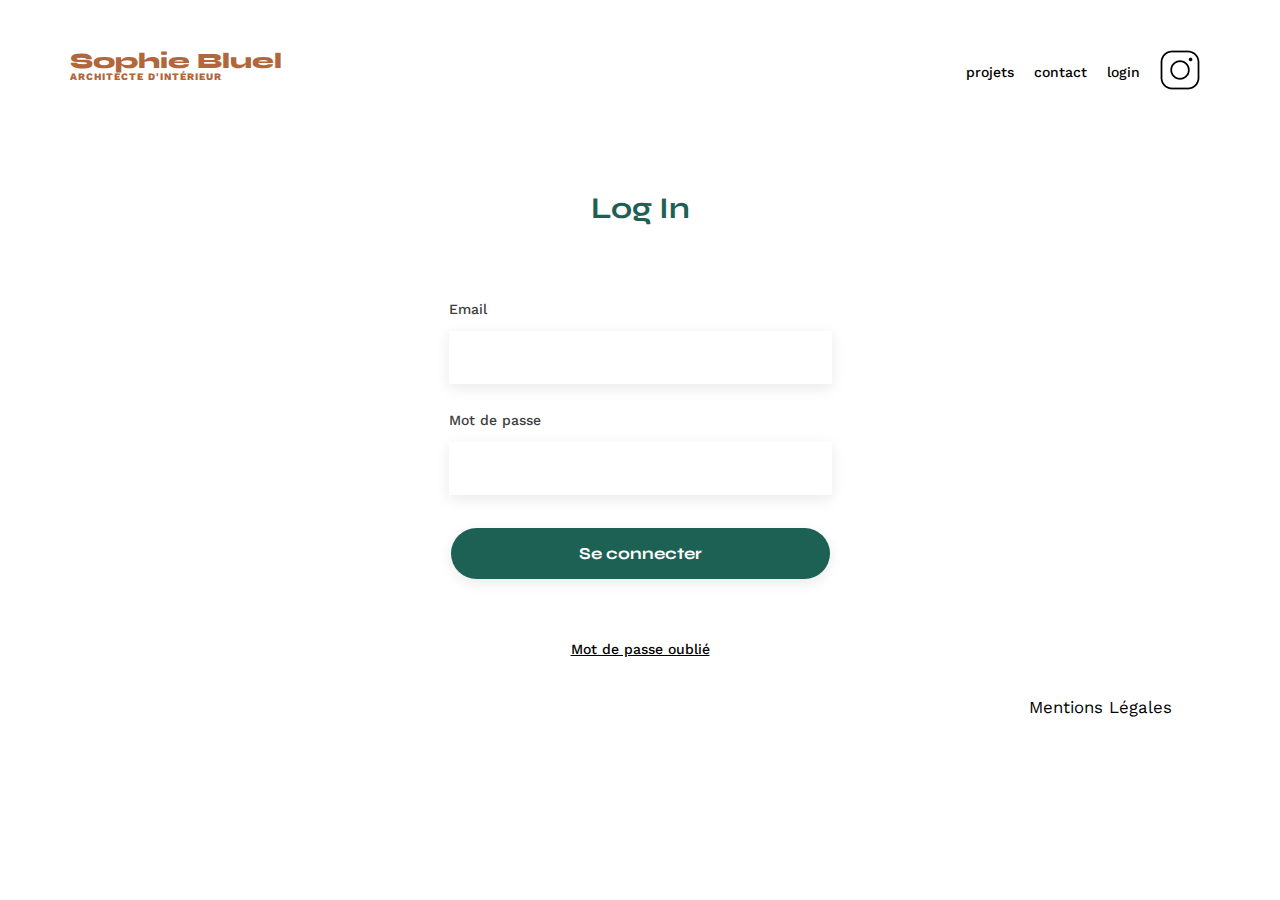
<file: FrontEnd/login.html>
<!DOCTYPE html>
<html lang="fr">

<head>
    <meta charset="UTF-8">
    <title>Sophie Bluel - Connexion</title>
    <meta name="viewport" content="width=device-width, initial-scale=1.0">
    <link rel="preconnect" href="https://fonts.googleapis.com">
    <link rel="preconnect" href="https://fonts.gstatic.com" crossorigin>
    <link href="https://fonts.googleapis.com/css2?family=Syne:wght@700;800&family=Work+Sans&display=swap"
        rel="stylesheet">
    <meta name="description" content="">
    <link rel="stylesheet" href="./assets/style.css">
</head>

<body>
    <header>
        <h1>Sophie Bluel <span>ARCHITECTE D'INTÉRIEUR</span></h1>
        <nav>
            <ul>
                <li><a href="index.html#project">projets</a></li>
                <li><a href=contact.html>contact</a></li>
                <li><a href=login.html>login</a></li>
                <li><img src="./assets/icons/instagram.png" alt="Instagram"></li>
            </ul>
        </nav>
    </header>
    <main>
        <div id="connexion-box">
            <h2>Log In</h2>
            <form id="login-form" action="#" method="post">
                <label for="email">Email</label>
                <input type="email" name="email" id="email">
                <label for="password">Mot de passe</label>
                <input type="password" name="password" id="password">
                <input type="submit" value="Se connecter">
            </form>
            <a href="#">Mot de passe oublié</a>
        </div>
    </main>
    <footer>
        <nav>
            <ul>
                <li>Mentions Légales</li>
            </ul>
        </nav>
    </footer>
    <script src="/FrontEnd/assets/login.js"></script>
</body>

</html>
</file>
<file: FrontEnd/assets/style.css>
/* http://meyerweb.com/eric/tools/css/reset/
   v2.0 | 20110126
   License: none (public domain)
*/

html,
body,
div,
span,
applet,
object,
iframe,
h1,
h2,
h3,
h4,
h5,
h6,
p,
blockquote,
pre,
a,
abbr,
acronym,
address,
big,
cite,
code,
del,
dfn,
em,
img,
ins,
kbd,
q,
s,
samp,
small,
strike,
strong,
sub,
sup,
tt,
var,
b,
u,
i,
center,
dl,
dt,
dd,
ol,
ul,
li,
fieldset,
form,
label,
legend,
table,
caption,
tbody,
tfoot,
thead,
tr,
th,
td,
article,
aside,
canvas,
details,
embed,
figure,
figcaption,
footer,
header,
hgroup,
menu,
nav,
output,
ruby,
section,
summary,
time,
mark,
audio,
video {
	margin: 0;
	padding: 0;
	border: 0;
	font-size: 100%;
	font: inherit;
	vertical-align: baseline;
}

/* HTML5 display-role reset for older browsers */
article,
aside,
details,
figcaption,
figure,
footer,
header,
hgroup,
menu,
nav,
section {
	display: block;
}

body {
	line-height: 1;
}

ol,
ul,
a {
	list-style: none;
	text-decoration: none;
	color: black;
}

blockquote,
q {
	quotes: none;
}

blockquote:before,
blockquote:after,
q:before,
q:after {
	content: '';
	content: none;
}

table {
	border-collapse: collapse;
	border-spacing: 0;
}

/** end reset css**/
body {
	max-width: 1140px;
	margin: auto;
	font-family: 'Work Sans';
	font-size: 14px;
}

header {
	display: flex;
	justify-content: space-between;
	margin: 50px 0
}

section {
	margin: 50px 0
}

h1 {
	display: flex;
	flex-direction: column;
	font-family: 'Syne';
	font-size: 22px;
	font-weight: 800;
	color: #B1663C
}

h1>span {
	font-family: 'Work Sans';
	font-size: 10px;
	letter-spacing: 0.1em;
	;
}

h2 {
	font-family: 'Syne';
	font-weight: 700;
	font-size: 30px;
	color: #1D6154
}

nav ul {
	display: flex;
	align-items: center;
	list-style-type: none;

}

nav li {
	padding: 0 10px;
	font-size: 1.2em;
}

li a:hover {
	color: #B1663C;
}

#introduction {
	display: flex;
	align-items: center;
}

#introduction figure {
	flex: 1
}

#introduction img {
	display: block;
	margin: auto;
	width: 80%;
}

#introduction article {
	flex: 1
}

#introduction h2 {
	margin-bottom: 1em;
}

#introduction p {
	margin-bottom: 0.5em;
}

#portfolio h2 {
	text-align: center;
	margin-bottom: 1em;
}

.gallery {
	width: 100%;
	display: grid;
	grid-template-columns: 1fr 1fr 1fr;
	grid-column-gap: 20px;
	grid-row-gap: 20px;
}

.gallery img {
	width: 100%;

}

#contact {
	width: 50%;
	margin: auto;
}

#contact>* {
	text-align: center;

}

#contact h2 {
	margin-bottom: 20px;
}

#contact form {
	text-align: left;
	margin-top: 30px;
	display: flex;
	flex-direction: column;
}

#contact input {
	height: 50px;
	font-size: 1.2em;
	border: none;
	box-shadow: 0px 4px 14px rgba(0, 0, 0, 0.09);
}

#contact label {
	margin: 2em 0 1em 0;
}

#contact textarea {
	border: none;
	box-shadow: 0px 4px 14px rgba(0, 0, 0, 0.09);
}

input[type="submit"] {
	font-family: 'Syne';
	font-weight: 700;
	color: white;
	background-color: #1D6154;
	margin: 2em auto;
	width: 180px;
	text-align: center;
	border-radius: 60px;
}

footer nav ul {
	display: flex;
	justify-content: flex-end;
	margin: 2em
}

/** Filterbar **/

.filterbar ul {
	display: flex;
	justify-content: center;
	gap: 20px;
	font-family: 'Syne';
	font-weight: 700;
	font-size: 18px;
	color: #1D6154;
	margin: 30px;
}

.filterbar li {
	border-radius: 60px;
	border: 1px #1D6154 solid;
	padding: 10px 30px;
	align-items: center;
	justify-content: center;
	cursor: pointer;
}


.filterbar li:hover {
	color: white;
	background-color: #1D6154;
}

/** page de connexion **/


#connexion-box {
	width: 50%;
	margin: auto;
	display: flex;
	flex-direction: column;
	justify-content: center;
	align-items: center;
	margin-top: 100px;
}

#connexion-box>* {
	text-align: center;
}

#connexion-box h2 {
	margin-bottom: 20px;
}

#connexion-box form {
	text-align: left;
	margin-top: 30px;
	display: flex;
	flex-direction: column;
}

#connexion-box input {
	height: 50px;
	font-size: 1.2em;
	border: none;
	box-shadow: 0px 4px 14px rgba(0, 0, 0, 0.09);
	width: 379px;
	height: 51px;
}

#connexion-box label,
a {
	margin: 2em 0 1em 0;
	font-family: Work Sans;
	font-size: 14px;
	font-weight: 500;
	line-height: 16px;
	letter-spacing: 0em;
	text-align: left;

}

#connexion-box textarea {
	border: none;
	box-shadow: 0px 4px 14px rgba(0, 0, 0, 0.09);
}

#connexion-box a {
	text-decoration: underline;
}

.edit-mode {
	display: none;
	/**flex en JS**/
	align-items: center;
	justify-content: center;
	gap: 10px;
	height: 50px;
	background-color: black;
	color: white;
}

.edit-mode #btn-publish {
	border-radius: 60px;
	padding: 10px;
}

#portfolio .editing {
	display: flex;
	align-items: baseline;
	justify-content: center;
	gap: 30px;
}

.editing-btn {
	display: none;
	/**flex en JS**/
	gap: 5px;
	cursor: default;
}

.editing-btn a {
	display: flex;
	/**flex en JS**/
	gap: 5px;
}

.modif-project {
	display: flex;
	flex-direction: column;
	gap: 40px;
}

.modal {
	width: 630px;
	height: 731px;
	display: none;
	flex-direction: column;
	position: fixed;
	top: 20px;
	background-color: white;
	z-index: 2;
	border-radius: 10px;

}

.modal h3 {
	font-family: Work Sans;
	font-size: 26px;
	font-weight: 400;
	text-align: center;
}

.modal p {
	font-size: 12px;
}


.fa-xmark {
	font-size: 24px;
	margin: 20px;
	height: 30px;
	display: flex;
	justify-content: end;
}

.modal img {
	width: 76px;
	height: 102px;
}

.modal figure {
	width: 76px;
	height: 120px;
}

.modal-content {
	display: flex;
	align-items: center;
	justify-content: center;
}

.images {
	width: 70%;
	display: flex;
	flex-wrap: wrap;
	gap: 10px;

}

.icn-box {
	width: 20px;
	height: 20px;
	font-size: 14px;
	color: white;
	background-color: black;
	display: flex;
	justify-content: center;
	align-items: center;
	position: relative;
	left: 50px;
	top: 45px;
}



.buttons {
	width: 420px;
	border-top: 1px solid #B3B3B3;
	display: flex;
	flex-direction: column;
	align-items: center;
	gap: 20px;
}

.buttons-pos {
	padding: 30px;
	display: flex;
	flex-direction: column;
	text-align: center;
	align-items: center;
}

.buttons p {
	font-family: Syne;
	font-size: 14px;
	font-weight: 300;
	text-align: center;
	color: #D65353;
}


.btn-add-picture {
	width: 237px;
	font-family: 'Syne';
	font-weight: 700;
	font-size: 14px;
	border-radius: 60px;
	border: 1px #1D6154 solid;
	padding: 10px 30px;
	cursor: pointer;
	color: white;
	background-color: #1D6154;
	margin-top: 30px;
}

.btn-submit {
	width: 237px;
	font-family: 'Syne';
	font-weight: 700;
	font-size: 14px;
	border-radius: 60px;
	border: 1px #1D6154 solid;
	padding: 10px 30px;
	cursor: pointer;
	color: white;
	background-color: #1D6154;
	margin-top: 30px;
}

/* Style pour le bouton désactivé */
.btn-submit.btn-disabled {
	background-color: grey;
	border-color: grey;

	/* Autres styles si nécessaire */
}




.formulaire {
	display: none;
	flex-direction: column;
	gap: 20px;

}

#FormAddPicture {
	display: flex;
	flex-direction: column;
	align-items: center;
	gap: 20px;
}

#FormAddPicture .add-photo {
	width: 420px;
	height: 169px;
	border-radius: 3px;
	background-color: #E8F1F6;
	display: flex;
	flex-direction: column;
	gap: 2px;
}

#FormAddPicture p {
	text-align: center;
	font-family: Work Sans;
	font-size: 10px;
	font-weight: 400;
	text-align: center;
	margin-top: 5px;
	margin-bottom: 20px;
	color: #444444;
}

.custom-file-button {
	display: flex;
	flex-direction: column;
	align-items: center;
	justify-content: flex-start;
	gap: 8px;
}


.fa-image {
	font-size: 58px;
	color: #B9C5CC;
}

.photo-button {
	width: 173px;
	height: 36px;
	border-radius: 50px;
	background-color: #CBD6DC;
	color: #306685;
	font-family: Work Sans;
	font-size: 14px;
	font-weight: 500;
	text-align: center;
	border: none;
}

#photoInput {
	display: none;
}

#FormAddPicture .title-photo,
.category-photo {
	display: flex;
	flex-direction: column;
	gap: 10px;

}

#categorySelect,
#titleInput {
	width: 420px;
	height: 51px;
	box-shadow: 0px 4px 14px 0px #00000017;
	border: none;
	color: #3D3D3D;
}

option {
	background-color: white;
}

label {
	color: #3D3D3D;
}

#FormAddPicture .buttons {
	margin-top: 32px;
}

.buttons-modal {
	display: flex;
	justify-content: space-between;
	flex-direction: row-reverse;
}

.fa-arrow-left {
	display: none;
	justify-content: space-between;
	margin: 20px;
	font-size: 21px;
}

.overlay {
	display: none;
	position: fixed;
	top: 0;
	left: 0;
	width: 100vw;
	height: 100vh;
	background-color: rgba(0, 0, 0, 0.5);
}

#preview {
	width: 129px;
	height: 192px;
	display: none;
}

#imagePreviewContainer {
	width: 420px;
	height: 193px;
	display: flex;
	justify-content: center;
	align-items: flex-start;
}

.icn-move {
	width: 20px;
	height: 20px;
	font-size: 14px;
	color: white;
	background-color: black;
	display: flex;
	justify-content: center;
	align-items: center;
	position: relative;
	left: 25px;
	top: 25px;
	visibility: hidden;
}

.modif-picture{
	display: flex;
	flex-direction: column;

}
.modif-picture .btn-modifier {
	display: none; 
	position: relative;
	left: 56px;
	gap: 5px;
}
</file>
